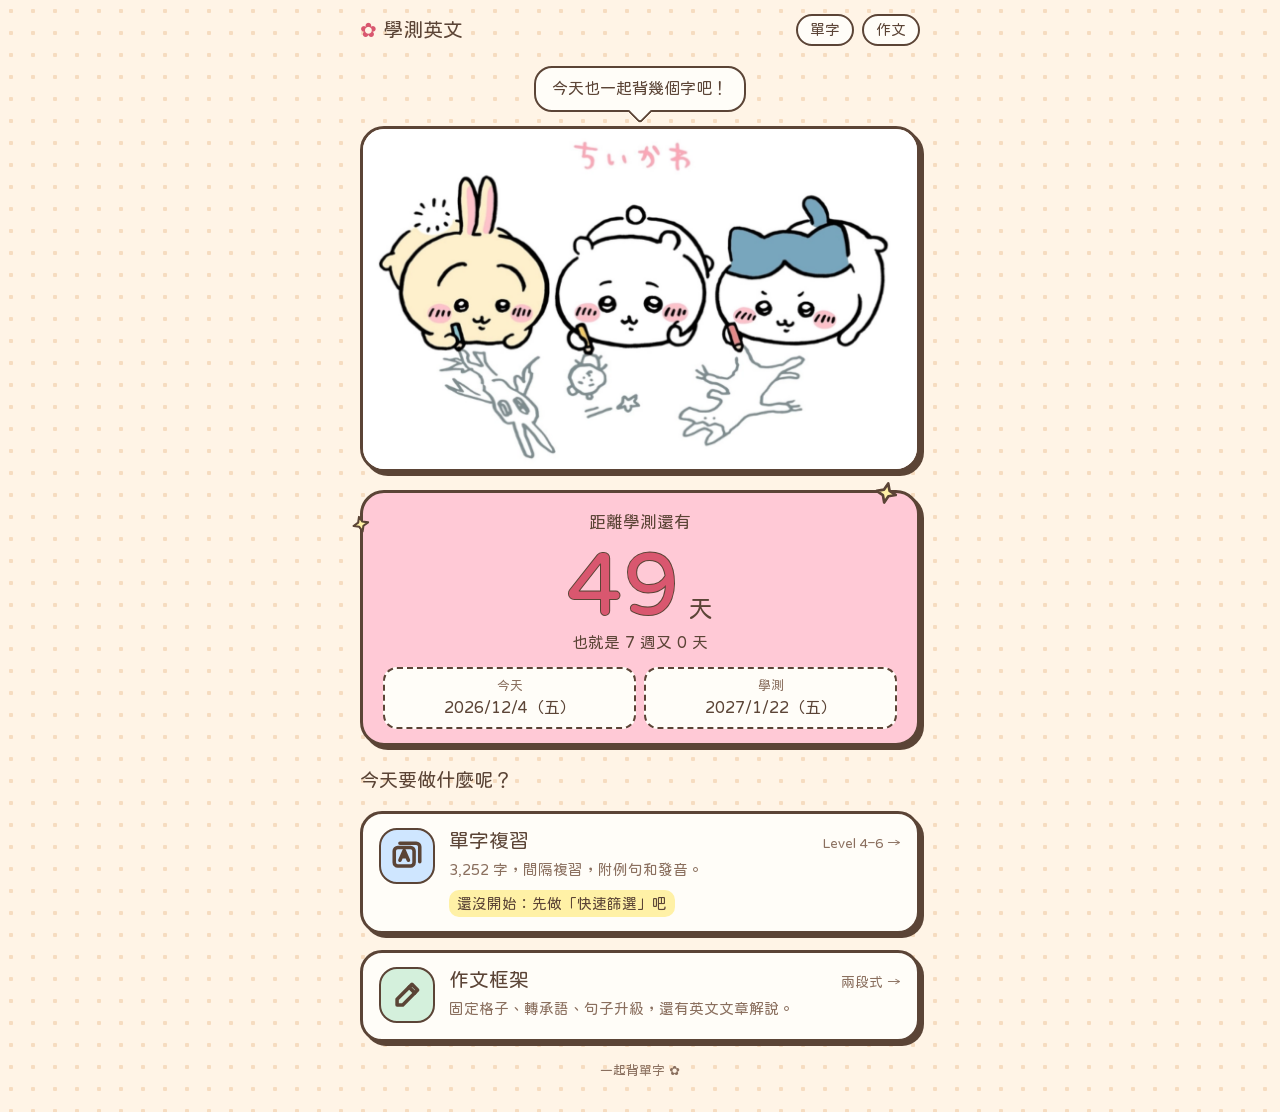
<file: index.html>
<!doctype html>
<html lang="zh-Hant">
<head>
<meta charset="utf-8">
<meta name="viewport" content="width=device-width, initial-scale=1, viewport-fit=cover">
<title>學測英文</title>
<meta name="description" content="學測英文一站式入口：學測倒數、Level 4–6 單字間隔複習、英文作文兩段框架。">
<meta name="theme-color" content="#fff4e6">
<link rel="preconnect" href="https://fonts.googleapis.com">
<link rel="preconnect" href="https://fonts.gstatic.com" crossorigin>
<link rel="stylesheet" href="https://fonts.googleapis.com/css2?family=Huninn&display=swap">
<style>
/* 繪本風：奶油底、深可可色手繪線、粉彩貼紙卡片＋原創小麻糬吉祥物 */
:root{
  --bg:#fff4e6; --dot:#f6dcc0; --card:#fffdf8; --ink:#5b4436; --soft:#8a6f5e; --line:#5b4436;
  --pink:#ffc9d6; --pink-ink:#d9576f; --blue:#cfe6ff; --blue-ink:#3f7cc4; --mint:#d4f0dc; --yellow:#fff1a6;
  --f:"Huninn","PingFang TC","Microsoft JhengHei",system-ui,sans-serif;
  color-scheme:light;
}
@media (prefers-color-scheme: dark){:root:not([data-theme="light"]){
  --bg:#2b211c; --dot:#3a2d26; --card:#382b24; --ink:#f6e7d8; --soft:#cdb4a2; --line:#f6e7d8;
  --pink:#6b3a47; --pink-ink:#ff9fb3; --blue:#2f4560; --blue-ink:#9cc8ff; --mint:#2e4a37; --yellow:#5a4f22; color-scheme:dark}}
:root[data-theme="dark"]{
  --bg:#2b211c; --dot:#3a2d26; --card:#382b24; --ink:#f6e7d8; --soft:#cdb4a2; --line:#f6e7d8;
  --pink:#6b3a47; --pink-ink:#ff9fb3; --blue:#2f4560; --blue-ink:#9cc8ff; --mint:#2e4a37; --yellow:#5a4f22; color-scheme:dark}

*{box-sizing:border-box}
html,body{margin:0}
body{background-color:var(--bg);background-image:radial-gradient(var(--dot) 2px,transparent 2.5px);background-size:22px 22px;
  color:var(--ink);font-family:var(--f);font-size:16px;line-height:1.6;min-height:100vh;
  padding:max(14px,env(safe-area-inset-top,0px)) max(16px,env(safe-area-inset-right,0px)) max(32px,env(safe-area-inset-bottom,0px)) max(16px,env(safe-area-inset-left,0px))}
p,h1,h2{margin:0}
h1,h2{font-weight:400;line-height:1.3;text-wrap:balance}
.wrap{max-width:560px;margin:0 auto;display:flex;flex-direction:column;gap:18px}

/* 頂列 */
.top{display:flex;align-items:center;justify-content:space-between;gap:10px}
.brand{font-size:1.25rem;color:var(--ink);text-decoration:none;display:flex;align-items:center;gap:6px}
.brand i{font-style:normal;color:var(--pink-ink)}
.top nav{display:flex;gap:8px}
.top nav a{color:var(--ink);text-decoration:none;border:2px solid var(--line);border-radius:999px;padding:2px 12px;background:var(--card);font-size:.92rem}

/* 吉祥物＋對話框 */
.hero{margin-top:2px}
.pic{display:block;width:100%;height:auto;background:#fff;border:3px solid var(--line);border-radius:24px;box-shadow:4px 4px 0 var(--line)}
.bubble{position:relative;width:fit-content;max-width:100%;margin:0 auto 14px;text-align:center;
  background:var(--card);border:2.5px solid var(--line);border-radius:18px;padding:8px 16px;font-size:1rem}
.bubble::before{content:"";position:absolute;left:50%;bottom:-10px;width:16px;height:16px;background:var(--card);
  border-left:2.5px solid var(--line);border-bottom:2.5px solid var(--line);transform:translateX(-50%) rotate(-45deg);border-radius:0 0 0 4px}

/* 倒數貼紙 */
.count{position:relative;background:var(--pink);border:3px solid var(--line);border-radius:24px;padding:16px 20px 14px;
  box-shadow:4px 4px 0 var(--line);text-align:center}
.count-k{font-size:1.05rem}
.count-n{display:flex;justify-content:center;align-items:baseline;gap:8px;line-height:1.05}
.count-n b{font-weight:400;font-size:clamp(4.2rem,22vw,5.6rem);color:var(--pink-ink);font-variant-numeric:tabular-nums;
  -webkit-text-stroke:2px var(--line);paint-order:stroke fill;letter-spacing:.02em}
.count-n span{font-size:1.5rem}
.count-sub{font-size:.98rem}
.dates{display:grid;grid-template-columns:1fr 1fr;gap:8px;margin:12px 0 0;padding:0}
.dates div{background:var(--card);border:2px dashed var(--line);border-radius:14px;padding:6px 8px}
.dates dt{font-size:.8rem;color:var(--soft)}
.dates dd{margin:0;font-size:clamp(.8rem,3.9vw,1rem);white-space:nowrap;font-variant-numeric:tabular-nums}
.spark{position:absolute;width:26px;height:26px;fill:var(--yellow);stroke:var(--line);stroke-width:2.5;stroke-linejoin:round}
.spark.a{top:-12px;right:18px;transform:rotate(12deg)}
.spark.b{top:22px;left:-12px;width:20px;height:20px;transform:rotate(-14deg)}

/* 選單卡片 */
.ask{font-size:1.2rem;display:flex;align-items:center;gap:8px;margin-top:4px}
.tiles{display:grid;gap:16px}
.tile{display:grid;grid-template-columns:56px 1fr;gap:4px 14px;align-items:start;text-decoration:none;color:var(--ink);
  background:var(--card);border:3px solid var(--line);border-radius:22px;padding:14px 16px;box-shadow:4px 4px 0 var(--line);
  transition:transform .12s, box-shadow .12s}
.tile:hover{transform:translate(-1px,-2px);box-shadow:5px 6px 0 var(--line)}
.tile:active{transform:translate(3px,3px);box-shadow:1px 1px 0 var(--line)}
.tile:focus-visible{outline:3px solid var(--blue-ink);outline-offset:3px}
.ico{grid-row:span 3;width:56px;height:56px;border:2.5px solid var(--line);border-radius:18px;display:grid;place-items:center}
.ico svg{width:34px;height:34px;fill:none;stroke:var(--line);stroke-width:2.5;stroke-linecap:round;stroke-linejoin:round}
.vocab .ico{background:var(--blue)}
.essay .ico{background:var(--mint)}
.tile h2{font-size:1.25rem;display:flex;justify-content:space-between;align-items:baseline;gap:8px}
.tile h2 span{font-size:.85rem;color:var(--soft)}
.tile p{font-size:.92rem;color:var(--soft)}
.tile .now{color:var(--ink);background:var(--yellow);border-radius:10px;padding:2px 8px;justify-self:start;margin-top:4px}
.tile .now b{font-weight:400;color:var(--pink-ink);font-variant-numeric:tabular-nums}
.tile .now b.n{color:var(--blue-ink)}
.foot{text-align:center;font-size:.8rem;color:var(--soft)}
</style>
</head>
<body>
<div class="wrap">
  <header class="top">
    <a class="brand" href="./"><i aria-hidden="true">✿</i>學測英文</a>
    <nav aria-label="主選單"><a href="vocab/">單字</a><a href="essay/">作文</a></nav>
  </header>

  <div class="hero">
    <p class="bubble" id="say">今天也一起加油吧！</p>
    <img class="pic" src="img/chiikawa.png" width="1120" height="688" alt="ちいかわ、小八、烏薩奇趴在地上一起畫畫">
  </div>

  <section class="count" aria-label="學測倒數">
    <svg class="spark a" viewBox="0 0 24 24" aria-hidden="true"><path d="M12 2l2.6 6.4L21 11l-6.4 2.6L12 20l-2.6-6.4L3 11l6.4-2.6z"/></svg>
    <svg class="spark b" viewBox="0 0 24 24" aria-hidden="true"><path d="M12 2l2.6 6.4L21 11l-6.4 2.6L12 20l-2.6-6.4L3 11l6.4-2.6z"/></svg>
    <p class="count-k">距離學測還有</p>
    <p class="count-n"><b id="cd-days">–</b><span id="cd-unit">天</span></p>
    <p class="count-sub" id="cd-sub"></p>
    <dl class="dates">
      <div><dt>今天</dt><dd id="today"></dd></div>
      <div><dt>學測</dt><dd>2027/1/22（五）</dd></div>
    </dl>
  </section>

  <h1 class="ask">今天要做什麼呢？</h1>

  <div class="tiles">
    <a class="tile vocab" href="vocab/">
      <span class="ico" aria-hidden="true"><svg viewBox="0 0 24 24"><rect x="3" y="6" width="14" height="13" rx="2.5"/><path d="M7 3h11.5A2.5 2.5 0 0 1 21 5.5V16"/><path d="M7 15l3-7 3 7M8.2 12.5h3.6"/></svg></span>
      <h2>單字複習 <span>Level 4–6 →</span></h2>
      <p>3,252 字，間隔複習，附例句和發音。</p>
      <p class="now" id="vocab-now">還沒開始：先做「快速篩選」吧</p>
    </a>
    <a class="tile essay" href="essay/">
      <span class="ico" aria-hidden="true"><svg viewBox="0 0 24 24"><path d="M15.5 4.5l4 4L9 19H5v-4z"/><path d="M13.5 6.5l4 4"/></svg></span>
      <h2>作文框架 <span>兩段式 →</span></h2>
      <p>固定格子、轉承語、句子升級，還有英文文章解說。</p>
    </a>
  </div>

  <p class="foot">一起背單字 ✿</p>
</div>

<script>
(function () {
  var d = new Date(), t = Math.floor((d.getTime() - d.getTimezoneOffset() * 60000) / 86400000);
  var td = new Date(t * 86400000);
  document.getElementById('today').textContent = td.getUTCFullYear() + '/' + (td.getUTCMonth() + 1) + '/' + td.getUTCDate() + '（' + '日一二三四五六'[td.getUTCDay()] + '）';

  // 學測倒數：2027-01-22（考兩天，到 1/23）
  var exam = Date.UTC(2027, 0, 22) / 86400000, daysLeft = exam - t;
  var cdK = document.querySelector('.count-k'), cdD = document.getElementById('cd-days'),
      cdU = document.getElementById('cd-unit'), cdS = document.getElementById('cd-sub'), say = document.getElementById('say');
  if (daysLeft > 0) {
    cdD.textContent = daysLeft;
    cdS.textContent = '也就是 ' + Math.floor(daysLeft / 7) + ' 週又 ' + (daysLeft % 7) + ' 天';
    say.textContent = daysLeft <= 7 ? '最後衝刺！早點睡也很重要喔' :
      daysLeft <= 30 ? '剩不到一個月了，每天都要複習喔！' : '今天也一起背幾個字吧！';
  } else if (daysLeft >= -1) {
    cdK.textContent = '學測'; cdD.textContent = '今天'; cdU.textContent = '';
    cdS.textContent = '把會的都寫上去！'; say.textContent = '加油加油！你可以的！';
  } else {
    cdK.textContent = '2027 學測'; cdD.textContent = '完成'; cdU.textContent = '';
    cdS.textContent = '辛苦了，好好休息一下'; say.textContent = '考完了！辛苦了～';
  }

  var s = null;
  try { s = JSON.parse(localStorage.getItem('gsat-vocab-v1')); } catch (e) {}
  if (!s || !s.cards || !Object.keys(s.cards).length) return;
  var due = 0;
  Object.keys(s.cards).forEach(function (k) { if (s.cards[k].due <= t) due++; });
  var per = (s.set && s.set.newPerDay) || 20;
  var done = s.daily && s.daily.day === t ? s.daily.newDone : 0;
  document.getElementById('vocab-now').innerHTML =
    '今天：到期 <b>' + due + '</b> 字・新字 <b class="n">' + Math.max(0, per - done) + '</b> 字';
})();
</script>
</body>
</html>
</file>
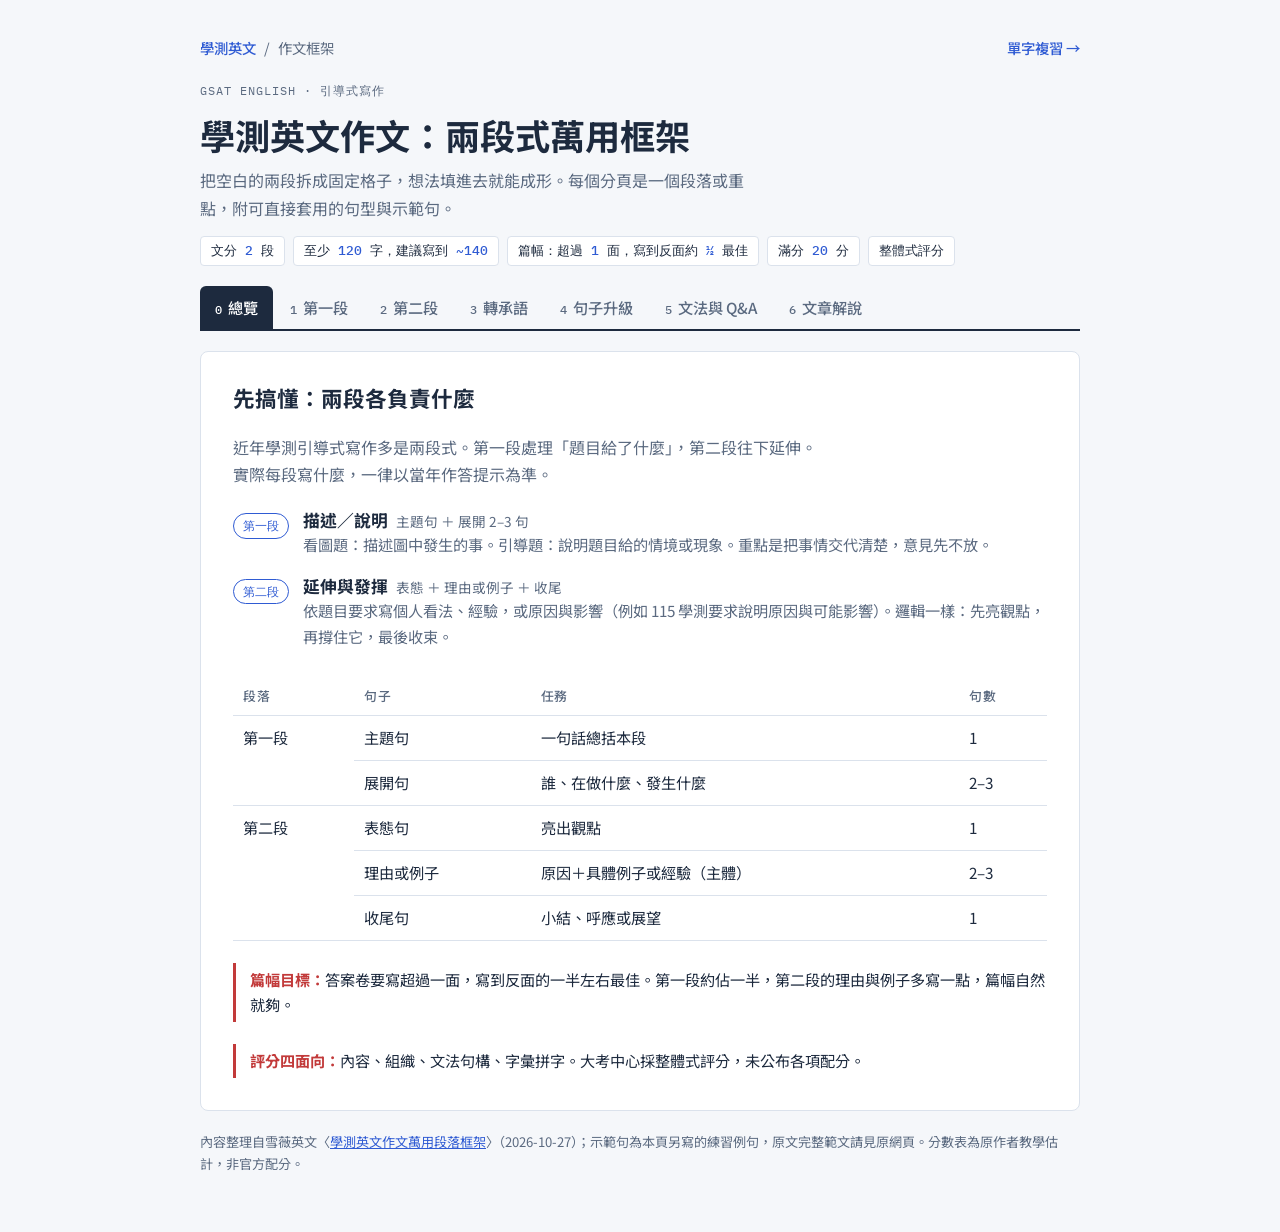
<file: essay/index.html>
<!doctype html>
<html lang="zh-Hant">
<head>
<meta charset="utf-8">
<meta name="viewport" content="width=device-width, initial-scale=1, viewport-fit=cover">
<title>學測英文作文兩段框架</title>
<link rel="preconnect" href="https://fonts.googleapis.com">
<link rel="preconnect" href="https://fonts.gstatic.com" crossorigin>
<link rel="stylesheet" href="https://fonts.googleapis.com/css2?family=Noto+Sans+TC:wght@400;500;700&family=Source+Serif+4:ital,opsz,wght@0,8..60,400;0,8..60,600;1,8..60,400&family=IBM+Plex+Mono:wght@500&display=swap">
<style>
/* Layout: 試卷答案卷——頂部題目資訊列，下方橫向分頁（像答案卷的格），每頁一欄框架＋例句卡 */
:root{
  --paper:#f5f7fa; --sheet:#ffffff; --ink:#1d2a3e; --muted:#5b6a80; --rule:#dbe2ec;
  --accent:#2f5bd3; --accent-soft:#e7eefc; --mark:#fff1a8; --pen:#c23a3a; --ok:#21875a;
  --f-display:"Source Serif 4", Georgia, "Noto Serif TC", serif;
  --f-body:"Noto Sans TC", "PingFang TC", "Microsoft JhengHei", system-ui, sans-serif;
  --f-mono:"IBM Plex Mono", ui-monospace, Consolas, monospace;
}
@media (prefers-color-scheme: dark){:root:not([data-theme="light"]){
  --paper:#11161f; --sheet:#182030; --ink:#e6ebf3; --muted:#9aa8bd; --rule:#2a3548;
  --accent:#86a6ff; --accent-soft:#1f2c4a; --mark:#5a4d12; --pen:#ff8a80; --ok:#5fd19c; color-scheme:dark}}
:root[data-theme="dark"]{
  --paper:#11161f; --sheet:#182030; --ink:#e6ebf3; --muted:#9aa8bd; --rule:#2a3548;
  --accent:#86a6ff; --accent-soft:#1f2c4a; --mark:#5a4d12; --pen:#ff8a80; --ok:#5fd19c; color-scheme:dark}

*{box-sizing:border-box}
body{background:var(--paper);color:var(--ink);font-family:var(--f-body);font-size:16px;line-height:1.7;
  padding-left:max(16px,env(safe-area-inset-left,0px));padding-right:max(16px,env(safe-area-inset-right,0px));padding-block:28px 48px}
.wrap{max-width:880px;margin:0 auto;display:flex;flex-direction:column;gap:20px}
h1,h2,h3{text-wrap:balance;margin:0;line-height:1.3}
h1{font-size:clamp(1.6rem,4vw,2.2rem);font-weight:700}
h2{font-size:1.35rem}
h3{font-size:1.05rem}
p{margin:0}
.eyebrow{font-family:var(--f-mono);font-size:.78rem;letter-spacing:.08em;color:var(--muted);text-transform:uppercase}
header{display:flex;flex-direction:column;gap:10px}
header .lede{color:var(--muted);max-width:62ch}
.facts{display:flex;flex-wrap:wrap;gap:8px;margin-top:4px}
.fact{font-family:var(--f-mono);font-size:.82rem;border:1px solid var(--rule);background:var(--sheet);border-radius:4px;padding:3px 10px;font-variant-numeric:tabular-nums}
.fact b{color:var(--accent);font-weight:500}

/* tabs */
.tabs{display:flex;gap:2px;overflow-x:auto;border-bottom:2px solid var(--ink);scrollbar-width:thin;position:sticky;top:env(safe-area-inset-top,0px);background:var(--paper);z-index:5}
body::before{content:"";position:fixed;inset:0 0 auto;height:env(safe-area-inset-top,0px);z-index:10;background:var(--paper)}
.tab{flex:0 0 auto;font:inherit;font-size:.95rem;font-weight:500;color:var(--muted);background:transparent;border:1px solid transparent;border-bottom:none;
  border-radius:6px 6px 0 0;padding:8px 14px;cursor:pointer;display:flex;gap:6px;align-items:baseline}
.tab .n{font-family:var(--f-mono);font-size:.75rem}
.tab:hover{color:var(--ink);background:var(--accent-soft)}
.tab[aria-selected="true"]{color:var(--sheet);background:var(--ink)}
.tab:focus-visible{outline:2px solid var(--accent);outline-offset:2px}

.panel{background:var(--sheet);border:1px solid var(--rule);border-radius:8px;padding:clamp(18px,4vw,32px);display:flex;flex-direction:column;gap:22px}
.panel > .intro{color:var(--muted);max-width:65ch}

/* framework steps */
.steps{display:grid;gap:14px}
.step{display:grid;grid-template-columns:auto 1fr;gap:4px 14px;align-items:start}
.step .tag{grid-row:span 2;font-family:var(--f-mono);font-size:.78rem;color:var(--accent);border:1.5px solid var(--accent);border-radius:999px;padding:1px 9px;white-space:nowrap;margin-top:3px}
.step h3{display:flex;flex-wrap:wrap;gap:8px;align-items:baseline}
.step h3 small{font-weight:400;color:var(--muted);font-size:.85rem}
.step > div{min-width:0}
.step p{color:var(--muted);font-size:.95rem}

.patterns{display:flex;flex-wrap:wrap;gap:8px;margin-top:8px}
.pat{font-family:var(--f-display);font-size:1rem;background:var(--mark);padding:1px 8px;border-radius:2px}
.pat i{font-family:var(--f-body);font-style:normal;font-size:.8rem;color:var(--muted);margin-left:6px}

/* example sentences */
.ex{border-top:1px dashed var(--rule);padding-top:18px;display:flex;flex-direction:column;gap:10px}
.ex-head{display:flex;justify-content:space-between;align-items:baseline;gap:10px;flex-wrap:wrap}
.toggle{font:inherit;font-size:.85rem;color:var(--accent);background:transparent;border:1px solid var(--accent);border-radius:999px;padding:2px 12px;cursor:pointer}
.toggle:focus-visible{outline:2px solid var(--accent);outline-offset:2px}
ol.sent{list-style:none;margin:0;padding:0;display:flex;flex-direction:column;gap:10px}
ol.sent li{display:grid;grid-template-columns:5.2em 1fr;gap:12px;align-items:baseline}
ol.sent .role{font-size:.78rem;color:var(--muted);text-align:right;letter-spacing:.04em}
ol.sent .en{font-family:var(--f-display);font-size:1.08rem;line-height:1.55}
ol.sent .zh{display:block;font-size:.88rem;color:var(--muted);margin-top:2px}
.hide-zh .zh, .hide-zh ol.sent .zh{display:none}
[hidden]{display:none!important}
.en mark{background:var(--mark);color:inherit;padding:0 2px}

/* table */
.tbl{overflow-x:auto}
table{border-collapse:collapse;width:100%;min-width:460px;font-size:.95rem}
th,td{border-bottom:1px solid var(--rule);padding:9px 10px;text-align:left;vertical-align:top}
th{font-size:.8rem;color:var(--muted);font-weight:500;letter-spacing:.05em}
td.en-c{font-family:var(--f-display);font-size:1.02rem}

.note{border-left:3px solid var(--pen);padding:4px 0 4px 14px;font-size:.95rem}
.note b{color:var(--pen)}

/* upgrades */
.up{display:grid;gap:12px}
.up-row{display:grid;grid-template-columns:1fr auto 1fr;gap:10px;align-items:center;border:1px solid var(--rule);border-radius:6px;padding:12px 14px}
.up-row > div{min-width:0}
.up-row .lbl{font-size:.72rem;letter-spacing:.06em;color:var(--muted);display:block}
.up-row .before{font-family:var(--f-display);color:var(--muted);text-decoration:line-through;text-decoration-color:var(--pen);text-decoration-thickness:1.5px}
.up-row .after{font-family:var(--f-display)}
.up-row .arrow{color:var(--pen);font-family:var(--f-mono)}
.up-row .why{grid-column:1/-1;font-size:.85rem;color:var(--ok)}

.signals{display:flex;flex-wrap:wrap;gap:8px}
.sig{border:1px solid var(--rule);border-radius:4px;padding:4px 10px;font-size:.88rem}
.sig code{font-family:var(--f-display);font-size:1rem;color:var(--accent)}

.wrong{font-family:var(--f-display);font-size:1.05rem;color:var(--pen);text-decoration:underline wavy var(--pen);text-underline-offset:4px}
.qa{display:flex;flex-direction:column;gap:14px}
.qa details{border:1px solid var(--rule);border-radius:6px;padding:10px 14px}
.qa summary{cursor:pointer;font-weight:500}
.qa details p{margin-top:8px;color:var(--muted)}
.check{display:grid;gap:6px;padding:0;margin:0;list-style:none}
.check li::before{content:"□ ";color:var(--accent);font-family:var(--f-mono)}

footer{font-size:.82rem;color:var(--muted)}
footer a{color:var(--accent)}

@media (max-width:560px){
  ol.sent li{grid-template-columns:1fr;gap:2px}
  ol.sent .role{text-align:left}
  .up-row{grid-template-columns:1fr}
  .up-row .arrow{transform:rotate(90deg);justify-self:start}
}
@media (prefers-reduced-motion:no-preference){.panel{animation:in .18s ease-out}@keyframes in{from{transform:translateY(4px)}to{transform:none}}}
/* 6 文章解說：每篇文章一張可收合的卡片，新文章往上加 */
.arts{display:flex;flex-direction:column;gap:14px}
.art{border:1px solid var(--rule);border-radius:8px;background:var(--paper)}
.art > summary{list-style:none;cursor:pointer;padding:14px 16px;display:grid;gap:4px}
.art > summary::-webkit-details-marker{display:none}
.art > summary:focus-visible{outline:2px solid var(--accent);outline-offset:2px}
.art-meta{display:flex;flex-wrap:wrap;gap:6px;align-items:center;font-size:.8rem;color:var(--muted)}
.art-meta .kind{color:var(--accent);border:1px solid var(--accent);border-radius:999px;padding:0 8px}
.art-title{font-size:1.1rem;font-weight:700;display:flex;justify-content:space-between;gap:10px}
.art-title::after{content:"展開 ▾";font-size:.8rem;font-weight:400;color:var(--accent);white-space:nowrap}
.art[open] .art-title::after{content:"收合 ▴"}
.art-body{border-top:1px solid var(--rule);padding:18px 16px 20px;display:flex;flex-direction:column;gap:20px;background:var(--sheet);border-radius:0 0 8px 8px}
.art-body > section{display:flex;flex-direction:column;gap:10px}
.lv-tag{font-family:var(--f-mono);font-size:.75rem;color:var(--accent);border:1px solid var(--rule);border-radius:4px;padding:0 6px;white-space:nowrap}
.src{font-size:.82rem;color:var(--muted)}
.src a{color:var(--accent)}
.pats{display:grid;gap:10px}
.pats > div{border:1px solid var(--rule);border-radius:6px;padding:10px 12px;display:grid;gap:4px}
.pats .p{font-family:var(--f-display);font-size:1.05rem}
.pats .p b{background:var(--mark);font-weight:600;padding:0 3px}
.pats .use{font-family:var(--f-display);color:var(--ink)}
.pats .use::before{content:"作文用 ";font-family:var(--f-body);font-size:.75rem;color:var(--ok);letter-spacing:.04em}
.pats .tip{font-size:.85rem;color:var(--muted)}
.site{display:flex;gap:8px;align-items:center;font-size:.9rem;color:var(--muted)}
.site a{color:var(--accent);text-decoration:none;font-weight:500}
.site .go{margin-left:auto}
</style>
</head>
<body>

<div class="wrap">
<nav class="site" aria-label="網站"><a href="../">學測英文</a><span aria-hidden="true">/</span><span>作文框架</span><a class="go" href="../vocab/">單字複習 →</a></nav>
<header>
  <span class="eyebrow">GSAT English · 引導式寫作</span>
  <h1>學測英文作文：兩段式萬用框架</h1>
  <p class="lede">把空白的兩段拆成固定格子，想法填進去就能成形。每個分頁是一個段落或重點，附可直接套用的句型與示範句。</p>
  <div class="facts">
    <span class="fact">文分 <b>2</b> 段</span>
    <span class="fact">至少 <b>120</b> 字，建議寫到 <b>~140</b></span>
    <span class="fact">篇幅：超過 <b>1</b> 面，寫到反面約 <b>½</b> 最佳</span>
    <span class="fact">滿分 <b>20</b> 分</span>
    <span class="fact">整體式評分</span>
  </div>
</header>

<nav class="tabs" role="tablist" aria-label="作文框架分頁">
  <button class="tab" role="tab" id="t-overview" aria-controls="overview" data-id="overview"><span class="n">0</span>總覽</button>
  <button class="tab" role="tab" id="t-para1" aria-controls="para1" data-id="para1"><span class="n">1</span>第一段</button>
  <button class="tab" role="tab" id="t-para2" aria-controls="para2" data-id="para2"><span class="n">2</span>第二段</button>
  <button class="tab" role="tab" id="t-linkers" aria-controls="linkers" data-id="linkers"><span class="n">3</span>轉承語</button>
  <button class="tab" role="tab" id="t-upgrade" aria-controls="upgrade" data-id="upgrade"><span class="n">4</span>句子升級</button>
  <button class="tab" role="tab" id="t-grammar" aria-controls="grammar" data-id="grammar"><span class="n">5</span>文法與 Q&amp;A</button>
  <button class="tab" role="tab" id="t-reading" aria-controls="reading" data-id="reading"><span class="n">6</span>文章解說</button>
</nav>

<!-- 0 overview -->
<section class="panel" role="tabpanel" id="overview" aria-labelledby="t-overview">
  <h2>先搞懂：兩段各負責什麼</h2>
  <p class="intro">近年學測引導式寫作多是兩段式。第一段處理「題目給了什麼」，第二段往下延伸。實際每段寫什麼，一律以當年作答提示為準。</p>
  <div class="steps">
    <div class="step"><span class="tag">第一段</span><div><h3>描述／說明 <small>主題句 ＋ 展開 2–3 句</small></h3>
      <p>看圖題：描述圖中發生的事。引導題：說明題目給的情境或現象。重點是把事情交代清楚，意見先不放。</p></div></div>
    <div class="step"><span class="tag">第二段</span><div><h3>延伸與發揮 <small>表態 ＋ 理由或例子 ＋ 收尾</small></h3>
      <p>依題目要求寫個人看法、經驗，或原因與影響（例如 115 學測要求說明原因與可能影響）。邏輯一樣：先亮觀點，再撐住它，最後收束。</p></div></div>
  </div>
  <div class="tbl"><table>
    <thead><tr><th>段落</th><th>句子</th><th>任務</th><th>句數</th></tr></thead>
    <tbody>
      <tr><td rowspan="2">第一段</td><td>主題句</td><td>一句話總括本段</td><td>1</td></tr>
      <tr><td>展開句</td><td>誰、在做什麼、發生什麼</td><td>2–3</td></tr>
      <tr><td rowspan="3">第二段</td><td>表態句</td><td>亮出觀點</td><td>1</td></tr>
      <tr><td>理由或例子</td><td>原因＋具體例子或經驗（主體）</td><td>2–3</td></tr>
      <tr><td>收尾句</td><td>小結、呼應或展望</td><td>1</td></tr>
    </tbody>
  </table></div>
  <p class="note"><b>篇幅目標：</b>答案卷要寫超過一面，寫到反面的一半左右最佳。第一段約佔一半，第二段的理由與例子多寫一點，篇幅自然就夠。</p>
  <p class="note"><b>評分四面向：</b>內容、組織、文法句構、字彙拼字。大考中心採整體式評分，未公布各項配分。</p>
</section>

<!-- 1 para1 -->
<section class="panel" role="tabpanel" id="para1" aria-labelledby="t-para1" hidden>
  <h2>第一段：主題句 → 展開 2–3 句</h2>
  <p class="intro">看圖描述題，第一段先把「看到什麼」交代乾淨，意見留到第二段。</p>
  <div class="steps">
    <div class="step"><span class="tag">① 1 句</span><div><h3>主題句</h3><p>用一句話總括整段要講的畫面或現象。</p>
      <div class="patterns"><span class="pat">The picture shows…<i>這張圖呈現了</i></span><span class="pat">In the picture, we can see…<i>圖中可以看到</i></span><span class="pat">Nowadays, more and more people…<i>現在越來越多人</i></span></div></div></div>
    <div class="step"><span class="tag">② 2–3 句</span><div><h3>展開句</h3><p>補上是誰、在做什麼、發生了什麼；由全景到局部，最後可補一句氣氛。</p>
      <div class="patterns"><span class="pat">First, …<i>首先</i></span><span class="pat">In addition, … / Moreover, …<i>此外</i></span><span class="pat">At the same time, …<i>與此同時</i></span></div></div></div>
  </div>
  <div class="ex" data-ex>
    <div class="ex-head"><h3>示範句：放學後的籃球場（看圖題）</h3><button class="toggle" type="button" id="z1">隱藏中文</button></div>
    <ol class="sent">
      <li><span class="role">主題句</span><span class="en"><mark>The picture shows</mark> a group of teenagers playing basketball on a school court after class.<span class="zh">這張圖呈現了一群青少年放學後在學校球場打籃球。</span></span></li>
      <li><span class="role">展開 1</span><span class="en"><mark>First,</mark> two boys are jumping for the ball, while their teammates are shouting and waving their hands.<span class="zh">首先，兩個男孩正跳起搶球，隊友則在一旁喊叫、揮手。</span></span></li>
      <li><span class="role">展開 2</span><span class="en"><mark>In addition,</mark> a girl is sitting on the bench, keeping score in a small notebook.<span class="zh">此外，有個女孩坐在長椅上，用小筆記本記分。</span></span></li>
      <li><span class="role">展開 3</span><span class="en">Although the sun is setting, everyone looks excited and full of energy.<span class="zh">雖然太陽快下山了，每個人看起來都興奮又充滿活力。</span></span></li>
    </ol>
  </div>
</section>

<!-- 2 para2 -->
<section class="panel" role="tabpanel" id="para2" aria-labelledby="t-para2" hidden>
  <h2>第二段：表態 → 理由或例子 → 收尾</h2>
  <p class="intro">以「個人看法題」為例；「原因與影響題」也是同樣的推進邏輯。理由建議 1 個主要理由＋1 個例子或經驗，寫深寫具體，勝過列一堆理由。</p>
  <div class="steps">
    <div class="step"><span class="tag">① 1 句</span><div><h3>表態句</h3><p>直接亮出你的觀點。</p>
      <div class="patterns"><span class="pat">In my opinion, …<i>在我看來</i></span><span class="pat">I think / I believe that…<i>我認為</i></span><span class="pat">As far as I am concerned, …<i>就我而言</i></span></div></div></div>
    <div class="step"><span class="tag">② 2–3 句</span><div><h3>理由或例子（主體）</h3><p>給理由，再用具體例子或自身經驗撐住；可用 However 補上另一面向或限制。</p>
      <div class="patterns"><span class="pat">This is because…<i>這是因為</i></span><span class="pat">For example, … / For instance, …<i>舉例來說</i></span><span class="pat">However, …<i>然而</i></span></div></div></div>
    <div class="step"><span class="tag">③ 1 句</span><div><h3>收尾句</h3><p>小結、呼應第一句，或展望。</p>
      <div class="patterns"><span class="pat">Therefore, …<i>因此</i></span><span class="pat">As a result, …<i>結果是</i></span><span class="pat">That is why I believe…<i>這就是我認為…的原因</i></span></div></div></div>
  </div>
  <div class="ex" data-ex>
    <div class="ex-head"><h3>示範句：放學後運動好不好？</h3><button class="toggle" type="button" id="z2">隱藏中文</button></div>
    <ol class="sent">
      <li><span class="role">表態</span><span class="en"><mark>In my opinion,</mark> playing sports after school is good for students.<span class="zh">在我看來，放學後運動對學生有好處。</span></span></li>
      <li><span class="role">理由</span><span class="en"><mark>This is because</mark> exercise helps us relax after a long day of tests and lectures.<span class="zh">這是因為運動能讓我們在一整天的考試和上課後放鬆。</span></span></li>
      <li><span class="role">例子</span><span class="en"><mark>For example,</mark> when I feel stressed before an exam, a short game with my friends clears my mind.<span class="zh">舉例來說，考前壓力大時，和朋友打一場短短的球就能讓腦袋清醒。</span></span></li>
      <li><span class="role">限制</span><span class="en"><mark>However,</mark> we should not play so long that we have no time to review.<span class="zh">然而，我們不該玩到沒時間複習。</span></span></li>
      <li><span class="role">收尾</span><span class="en"><mark>Therefore,</mark> I believe sports and study can go together, as long as we manage our time well.<span class="zh">因此，我認為只要善於安排時間，運動和讀書可以兼顧。</span></span></li>
    </ol>
  </div>
</section>

<!-- 3 linkers -->
<section class="panel" role="tabpanel" id="linkers" aria-labelledby="t-linkers" hidden>
  <h2>常用轉承語</h2>
  <p class="intro">轉承語負責標示邏輯走向。要轉折才用 However，要總結才用 Therefore。</p>
  <div class="tbl"><table>
    <thead><tr><th>功能</th><th>英文</th><th>中文</th></tr></thead>
    <tbody>
      <tr><td>起頭／列第一點</td><td class="en-c">First / To begin with</td><td>首先</td></tr>
      <tr><td>補充</td><td class="en-c">Moreover / In addition / Besides</td><td>此外</td></tr>
      <tr><td>轉折</td><td class="en-c">However / On the other hand</td><td>然而／另一方面</td></tr>
      <tr><td>舉例</td><td class="en-c">For example / For instance</td><td>舉例來說</td></tr>
      <tr><td>表態</td><td class="en-c">In my opinion / I believe</td><td>在我看來／我認為</td></tr>
      <tr><td>因果</td><td class="en-c">Therefore / As a result</td><td>因此／結果是</td></tr>
    </tbody>
  </table></div>
  <p class="note"><b>兩個常見誤解：</b>① 這些多是轉承副詞，不是連接詞，不能拿來黏合兩個完整句子（要用句號或分號隔開）。② 轉承語不會自動加分，整篇堆滿 Moreover、In addition，不如少用、用準。</p>
  <div class="ex" data-ex>
    <div class="ex-head"><h3>正確 vs. 錯誤用法</h3><button class="toggle" type="button" id="z3">隱藏中文</button></div>
    <ol class="sent">
      <li><span class="role" style="color:var(--pen)">✗ 錯誤</span><span class="en">I was tired, however I kept studying.<span class="zh">however 不是連接詞，逗號接不起兩個句子。</span></span></li>
      <li><span class="role" style="color:var(--ok)">✓ 正確</span><span class="en">I was tired<mark>; however,</mark> I kept studying.<span class="zh">用分號（或句號）分開，再接 however。</span></span></li>
      <li><span class="role" style="color:var(--ok)">✓ 正確</span><span class="en">I was tired, <mark>but</mark> I kept studying.<span class="zh">要用逗號連接，就換成真正的連接詞 but。</span></span></li>
    </ol>
  </div>
</section>

<!-- 4 upgrade -->
<section class="panel" role="tabpanel" id="upgrade" aria-labelledby="t-upgrade" hidden>
  <h2>句子升級：具體化＋句型變化</h2>
  <p class="intro">原文範例約 118 字，句子正確但偏保守；升級到約 165 字後，作者教學估計從約 17/20 提升到約 19/20。關鍵不是堆難字，而是把句子寫得更具體、句型更有變化。</p>
  <div class="tbl"><table>
    <thead><tr><th>面向（教學估計）</th><th>原版</th><th>升級版</th><th>差在哪</th></tr></thead>
    <tbody>
      <tr><td>內容</td><td>4/5</td><td>5/5</td><td>加入人物位置、動作、氣氛；第二段寫出優點、例子與限制</td></tr>
      <tr><td>組織</td><td>5/5</td><td>5/5</td><td>全景 → 局部 → 氣氛；表態 → 解釋 → 例子 → 限制 → 結論</td></tr>
      <tr><td>文法句構</td><td>4/5</td><td>5/5</td><td>加入分詞片語、讓步句、條件句、分號</td></tr>
      <tr><td>字彙拼字</td><td>4/5</td><td>4/5</td><td>用詞更精確，而非更難</td></tr>
    </tbody>
  </table></div>
  <h3>升級示範（以籃球場題目為例）</h3>
  <div class="up">
    <div class="up-row"><div><span class="lbl">原版</span><span class="before">Some students are playing basketball.</span></div><span class="arrow">→</span><div><span class="lbl">升級</span><span class="after">Two boys leap for a rebound, while their teammates spread out to defend.</span></div><span class="why">具體動作＋while 同時呈現兩組人</span></div>
    <div class="up-row"><div><span class="lbl">原版</span><span class="before">They are very happy.</span></div><span class="arrow">→</span><div><span class="lbl">升級</span><span class="after">Although they are sweating, their laughter fills the whole court.</span></div><span class="why">Although 讓步句，用畫面取代形容詞</span></div>
    <div class="up-row"><div><span class="lbl">原版</span><span class="before">Sports are good for us.</span></div><span class="arrow">→</span><div><span class="lbl">升級</span><span class="after">Sports give us a chance to recharge both our bodies and our minds.</span></div><span class="why">把「好」說清楚好在哪裡</span></div>
    <div class="up-row"><div><span class="lbl">原版</span><span class="before">But we can't play too much.</span></div><span class="arrow">→</span><div><span class="lbl">升級</span><span class="after">That said, exercise helps only when it does not replace review time.</span></div><span class="why">That said 補充限制，比 But 正式</span></div>
    <div class="up-row"><div><span class="lbl">原版</span><span class="before">Or we will get bad grades.</span></div><span class="arrow">→</span><div><span class="lbl">升級</span><span class="after">Otherwise, our grades may slowly slip.</span></div><span class="why">otherwise 交代不符條件的後果</span></div>
  </div>
  <h3>升級版常見的結構訊號</h3>
  <div class="signals">
    <span class="sig"><code>while</code> 同時呈現兩組動作</span>
    <span class="sig"><code>Although…</code> 讓步</span>
    <span class="sig"><code>For instance,</code> 舉例</span>
    <span class="sig"><code>That said,</code> 補充限制</span>
    <span class="sig"><code>otherwise,</code> 不符條件的後果</span>
    <span class="sig"><code>as long as…</code> 成立條件</span>
    <span class="sig"><code>Therefore,</code> 收束</span>
  </div>
</section>

<!-- 5 grammar -->
<section class="panel" role="tabpanel" id="grammar" aria-labelledby="t-grammar" hidden>
  <h2>文法是地基：框架＋寫對，缺一不可</h2>
  <p class="intro">框架解決「要寫什麼」，分數還取決於句子有沒有寫對。下面這句框架再好也救不回來：</p>
  <p class="wrong">He go to library I very like study with friends</p>
  <div class="ex" data-ex>
    <div class="ex-head"><h3>三大常見失分，逐一修正</h3><button class="toggle" type="button" id="z5">隱藏中文</button></div>
    <ol class="sent">
      <li><span class="role">主謂一致</span><span class="en">He <mark>goes</mark> to <mark>the</mark> library.<span class="zh">第三人稱單數現在式動詞要加 s；library 前要有冠詞。</span></span></li>
      <li><span class="role">句子結構</span><span class="en">He goes to the library<mark>.</mark> I really like studying with friends.<span class="zh">兩個完整句子不能直接黏在一起；very 不修飾動詞 like。</span></span></li>
      <li><span class="role">時態</span><span class="en">Yesterday, he <mark>went</mark> to the library after school.<span class="zh">有過去時間點就用過去式。</span></span></li>
    </ol>
  </div>
  <h3>交卷前自我檢查</h3>
  <ul class="check">
    <li>兩段分開，各段任務符合當年作答提示</li>
    <li>字數至少 120，最好寫到 140 左右</li>
    <li>篇幅寫超過一面，最好寫到反面的一半左右</li>
    <li>每個動詞的時態、第三人稱 s 都對</li>
    <li>沒有用逗號硬接兩個完整句子</li>
    <li>轉承語用在真正需要轉折、舉例、總結的地方</li>
  </ul>
  <h3>常見問題</h3>
  <div class="qa">
    <details><summary>第一段一定要先描述嗎？</summary><p>看圖描述題照「第一段描述、第二段延伸」最穩，但仍以當年題目指示為準。</p></details>
    <details><summary>第二段理由寫 2 個還是 3 個？</summary><p>建議 1 個主要理由＋1 個例子或經驗，寫深寫具體。</p></details>
    <details><summary>轉承語是不是用越多越高級？</summary><p>不是。用得準比用得多重要。</p></details>
    <details><summary>想到中文卻翻不出正確英文怎麼辦？</summary><p>表示要回頭補文法與句構，多讀、多拆解正確的英文句子。</p></details>
  </div>
</section>

<!-- 6 reading：英文文章解說（新文章加在 .arts 最上面） -->
<section class="panel" role="tabpanel" id="reading" aria-labelledby="t-reading" hidden>
  <h2>英文文章解說</h2>
  <p class="intro">收集真實世界的英文文章，逐段中英對照，挑出學測 4–6 級單字和可以直接搬進作文的句型。點標題展開。</p>

  <div class="arts">

    <details class="art" open>
      <summary>
        <span class="art-meta"><span class="kind">道歉信</span><span>2026-11-08</span><span>NVIDIA 執行長 黃仁勳</span></span>
        <span class="art-title">A Message to Our Company：黃仁勳致員工信</span>
      </summary>
      <div class="art-body">

        <section>
          <h3>文章結構：一封負責任的道歉信怎麼寫</h3>
          <div class="steps">
            <div class="step"><span class="tag">¶1</span><div><h3>直接認錯 <small>不繞圈子</small></h3><p>第一句就說「我欠大家一個道歉」，接著用最短的句子說清楚做了什麼、傷害了誰。</p></div></div>
            <div class="step"><span class="tag">¶2</span><div><h3>承擔責任 <small>不找藉口</small></h3><p>先說家人給了什麼，再用 Instead 轉折說自己辜負了他們，最後 take full responsibility。</p></div></div>
            <div class="step"><span class="tag">¶3–4</span><div><h3>分對象說話 <small>家人 → 同仁與股東</small></h3><p>用「To ___:」開頭，對不同讀者分別道歉，並說出之後要怎麼做（earn back）。</p></div></div>
            <div class="step"><span class="tag">¶5</span><div><h3>回應外界疑慮 <small>事實＋態度</small></h3><p>先陳述事實（董事會已啟動調查），再表態支持、配合。</p></div></div>
            <div class="step"><span class="tag">¶6</span><div><h3>收尾請求 <small>短句收束</small></h3><p>「I do.」兩個字把責任全攬在自己身上，最後提出一個具體請求。</p></div></div>
          </div>
        </section>

        <section class="ex" data-ex>
          <div class="ex-head"><h3>原文逐段對照</h3><button class="toggle" type="button" id="z6">隱藏中文</button></div>
          <ol class="sent">
            <li><span class="role">開頭</span><span class="en">To my colleagues at NVIDIA,<span class="zh">給我在 NVIDIA 的同仁們：</span></span></li>
            <li><span class="role">¶1 認錯</span><span class="en"><mark>I owe</mark> my family and all of you <mark>an apology</mark>. I was unfaithful to my wife. My actions hurt her and our children. <mark>There is no excuse for</mark> what I did. I am deeply sorry.<span class="zh">我欠我的家人以及你們所有人一個道歉。我對妻子不忠。我的行為傷害了她和我們的孩子，對此我沒有任何藉口，並表達最深切的歉意。</span></span></li>
            <li><span class="role">¶2 負責</span><span class="en">Throughout my life, my family has given me love and support. They <mark>deserve</mark> my honesty and loyalty. <mark>Instead</mark>, I <mark>let them down</mark> and damaged the life we built together. I <mark>take full responsibility for</mark> what I did and the hurt I caused, and I accept the criticism that comes with it.<span class="zh">一直以來，我的家人都給予我愛與支持，他們值得我的誠實與忠誠。然而，我卻讓他們失望，也破壞了我們共同建立的生活。我對自己的所作所為及造成的傷害承擔全部責任，並接受隨之而來的批評。</span></span></li>
            <li><span class="role">¶3 對家人</span><span class="en">To my wife and family: I love you. I know an apology <mark>cannot undo</mark> what I have done. I hope our family will heal and that, <mark>over time</mark>, I can <mark>earn back</mark> your trust.<span class="zh">給我的妻子與家人：我愛你們。我知道一句道歉無法抹去我所做過的事，但我希望我們的家庭能夠療癒傷痛，也希望隨著時間推移，我能重新贏回你們的信任。</span></span></li>
            <li><span class="role">¶4 對同仁</span><span class="en">To my colleagues at NVIDIA, including those I have worked alongside for decades, and to our board, partners, and shareholders around the world: you <mark>deserve better from me</mark>. Leading NVIDIA is <mark>the privilege of my life</mark>. My responsibility is to serve you and <mark>be worthy of</mark> your trust. I have <mark>fallen short of</mark> that responsibility. I am fully committed to NVIDIA and will work to earn back your confidence.<span class="zh">給我在 NVIDIA 的同仁，包括數十年來與我並肩作戰的夥伴以及我們的董事會、合作夥伴與全球股東：你們值得我更好的對待。領導 NVIDIA 是我這輩子最大的榮幸，我的責任是為大家服務，並配得上你們的信任，但我辜負了這項責任。我對 NVIDIA 擁有絕對的承諾，並會盡全力重新贏得你們的信心。</span></span></li>
            <li><span class="role">¶5 調查</span><span class="en"><mark>Regarding</mark> the national security concerns raised in news reports, NVIDIA's Board of Directors has initiated an independent investigation. I support the investigation and will <mark>cooperate</mark> fully. I love our country and our company. I am <mark>committed to protecting</mark> NVIDIA and supporting America's national security. I am proud and grateful to be an American.<span class="zh">關於新聞報導中所提及的國家安全疑慮，NVIDIA 董事會已啟動獨立調查。我全力支持這項調查並將完全配合。我熱愛我們的國家與公司，並致力於保護 NVIDIA 及維護美國的國家安全。能身為美國人，我感到無比自豪與感激。</span></span></li>
            <li><span class="role">¶6 收尾</span><span class="en">My family <mark>bears no responsibility for</mark> my choices. <mark>I do.</mark> Please give them privacy.<span class="zh">我的家人無需為我的選擇承擔任何責任，所有責任由我一人承擔。請給予他們隱私與空間。</span></span></li>
          </ol>
        </section>

        <section>
          <h3>學測 4–6 級單字</h3>
          <div class="tbl"><table>
            <thead><tr><th>單字</th><th>級別</th><th>意思</th><th>文中用法</th></tr></thead>
            <tbody>
              <tr><td class="en-c">apology</td><td><span class="lv-tag">L4</span></td><td>n. 道歉</td><td class="en-c">owe sb an apology</td></tr>
              <tr><td class="en-c">faithful → unfaithful</td><td><span class="lv-tag">L4</span></td><td>adj. 忠實的 → 不忠的</td><td class="en-c">be unfaithful to sb</td></tr>
              <tr><td class="en-c">loyalty</td><td><span class="lv-tag">L4</span></td><td>n. 忠誠</td><td class="en-c">honesty and loyalty</td></tr>
              <tr><td class="en-c">deserve</td><td><span class="lv-tag">L4</span></td><td>v. 應得、值得</td><td class="en-c">deserve better from me</td></tr>
              <tr><td class="en-c">criticism</td><td><span class="lv-tag">L4</span></td><td>n. 批評</td><td class="en-c">accept the criticism</td></tr>
              <tr><td class="en-c">privilege</td><td><span class="lv-tag">L4</span></td><td>n. 榮幸、特權</td><td class="en-c">the privilege of my life</td></tr>
              <tr><td class="en-c">confidence</td><td><span class="lv-tag">L4</span></td><td>n. 信心、信任</td><td class="en-c">earn back your confidence</td></tr>
              <tr><td class="en-c">regarding</td><td><span class="lv-tag">L4</span></td><td>prep. 關於</td><td class="en-c">Regarding the concerns…</td></tr>
              <tr><td class="en-c">investigation</td><td><span class="lv-tag">L4</span></td><td>n. 調查</td><td class="en-c">an independent investigation</td></tr>
              <tr><td class="en-c">cooperate</td><td><span class="lv-tag">L4</span></td><td>v. 合作、配合</td><td class="en-c">cooperate fully</td></tr>
              <tr><td class="en-c">privacy</td><td><span class="lv-tag">L4</span></td><td>n. 隱私</td><td class="en-c">give them privacy</td></tr>
              <tr><td class="en-c">commit → committed</td><td><span class="lv-tag">L4</span></td><td>v. 承諾、投入</td><td class="en-c">be committed to + N / V-ing</td></tr>
              <tr><td class="en-c">colleague</td><td><span class="lv-tag">L5</span></td><td>n. 同事</td><td class="en-c">my colleagues at NVIDIA</td></tr>
              <tr><td class="en-c">worthy</td><td><span class="lv-tag">L5</span></td><td>adj. 值得的、配得上</td><td class="en-c">be worthy of your trust</td></tr>
              <tr><td class="en-c">initiate</td><td><span class="lv-tag">L5</span></td><td>v. 開始、發起</td><td class="en-c">initiate an investigation</td></tr>
              <tr><td class="en-c">undo</td><td><span class="lv-tag">L6</span></td><td>v. 取消、復原</td><td class="en-c">cannot undo what I have done</td></tr>
              <tr><td class="en-c">alongside</td><td><span class="lv-tag">L6</span></td><td>prep. 在旁邊、一起</td><td class="en-c">worked alongside for decades</td></tr>
            </tbody>
          </table></div>
        </section>

        <section>
          <h3>可以搬進作文的句型</h3>
          <div class="pats">
            <div><span class="p"><b>There is no excuse for</b> + N / V-ing</span><span class="use">There is no excuse for cheating on an exam.</span><span class="tip">表達「這件事不能找理由」，比 It is wrong to… 有力。</span></div>
            <div><span class="p">I <b>take full responsibility for</b> + N</span><span class="use">As the team leader, I take full responsibility for our poor result.</span><span class="tip">反省、檢討類題目的核心句。</span></div>
            <div><span class="p">sb <b>deserve(s)</b> + N；<b>Instead</b>, …</span><span class="use">My parents deserve my gratitude. Instead, I often complained about them.</span><span class="tip">先說「應該怎樣」，再用 Instead 轉到「實際上卻…」，形成對比。</span></div>
            <div><span class="p"><b>let</b> sb <b>down</b></span><span class="use">I did not want to let my teammates down, so I practiced every morning.</span><span class="tip">比 make sb disappointed 自然。</span></div>
            <div><span class="p">… <b>cannot undo</b> + N</span><span class="use">A single apology cannot undo the harm that online bullying causes.</span><span class="tip">「…無法挽回」，適合寫後果、反思。</span></div>
            <div><span class="p"><b>over time</b>, <b>earn back</b> sb's trust</span><span class="use">Over time, I earned back my friend's trust by keeping every promise.</span><span class="tip">earn back＝靠努力重新贏回，比 get back 更有誠意。</span></div>
            <div><span class="p"><b>fall short of</b> + N</span><span class="use">My first draft fell short of my teacher's expectations.</span><span class="tip">「未達到…」，常接 expectations、goal、standard。</span></div>
            <div><span class="p">be <b>worthy of</b> + N</span><span class="use">I want to become someone worthy of my parents' trust.</span><span class="tip">worthy 後面接 of，不接 to。</span></div>
          </div>
        </section>

        <section>
          <h3>文法亮點</h3>
          <div class="qa">
            <details><summary>committed to protecting：to 後面為什麼接 V-ing？</summary><p>這裡的 to 是介系詞，不是不定詞，所以後面接名詞或動名詞。同類還有 look forward to、be used to、devote oneself to，學測很愛考。</p></details>
            <details><summary>「My family bears no responsibility for my choices. I do.」的 I do 是什麼？</summary><p>省略句：I do = I bear responsibility for my choices。用助動詞 do 代替前面整個動詞片語，避免重複，兩個字就把語氣收得很重。</p></details>
            <details><summary>「To my wife and family:」為什麼用冒號？</summary><p>冒號在這裡表示「接下來的話是對這些人說的」。書信或演講中想分段對不同對象說話，可以這樣用；一般作文較少用到。</p></details>
            <details><summary>I hope our family will heal and that, over time, I can…：為什麼有第二個 that？</summary><p>hope 後面接了兩個 that 子句，用 and 連接。第一個 that 被省略，第二個保留，是為了在插入語 over time 之後讓讀者看清楚這是第二個「希望」的內容。</p></details>
          </div>
        </section>

        <p class="src">出處：NVIDIA Newsroom〈<a href="https://nvidianews.nvidia.com/news/a-message-to-our-company" target="_blank" rel="noopener">A Message to Our Company</a>〉，2026-11-08。中文翻譯取自使用者提供的對照稿；作文例句為本頁另寫的練習句。</p>
      </div>
    </details>

  </div>
</section>

<footer>內容整理自雪薇英文〈<a href="https://snoweienglish.com/gsat-english-essay-framework/" target="_blank" rel="noopener">學測英文作文萬用段落框架</a>〉（2026-10-27）；示範句為本頁另寫的練習例句，原文完整範文請見原網頁。分數表為原作者教學估計，非官方配分。</footer>
</div>

<script>
(function(){
  var tabs=[].slice.call(document.querySelectorAll('.tab'));
  var ids=tabs.map(function(t){return t.dataset.id});
  function show(id,focus){
    if(ids.indexOf(id)<0) id='overview';
    tabs.forEach(function(t){
      var on=t.dataset.id===id;
      t.setAttribute('aria-selected',on);t.tabIndex=on?0:-1;
      document.getElementById(t.dataset.id).hidden=!on;
      if(on&&focus) t.focus();
      if(on) t.scrollIntoView({block:'nearest',inline:'nearest'});
    });
  }
  tabs.forEach(function(t,i){
    t.addEventListener('click',function(){ if(location.hash!=='#'+t.dataset.id) location.hash=t.dataset.id; else show(t.dataset.id); });
    t.addEventListener('keydown',function(e){
      var d=e.key==='ArrowRight'?1:e.key==='ArrowLeft'?-1:0; if(!d) return;
      e.preventDefault(); var n=tabs[(i+d+tabs.length)%tabs.length]; location.hash=n.dataset.id; show(n.dataset.id,true);
    });
  });
  window.addEventListener('hashchange',function(){show(location.hash.slice(1))});
  show(location.hash.slice(1));

  var hideZh=false; try{hideZh=localStorage.getItem('hideZh')==='1'}catch(e){}
  var btns=[].slice.call(document.querySelectorAll('.toggle'));
  function apply(){
    document.querySelectorAll('[data-ex]').forEach(function(b){b.classList.toggle('hide-zh',hideZh)});
    btns.forEach(function(b){b.textContent=hideZh?'顯示中文':'隱藏中文';b.setAttribute('aria-pressed',hideZh)});
  }
  btns.forEach(function(b){b.addEventListener('click',function(){hideZh=!hideZh;try{localStorage.setItem('hideZh',hideZh?'1':'0')}catch(e){}apply()})});
  apply();
})();
</script>
</body>
</html>
</file>
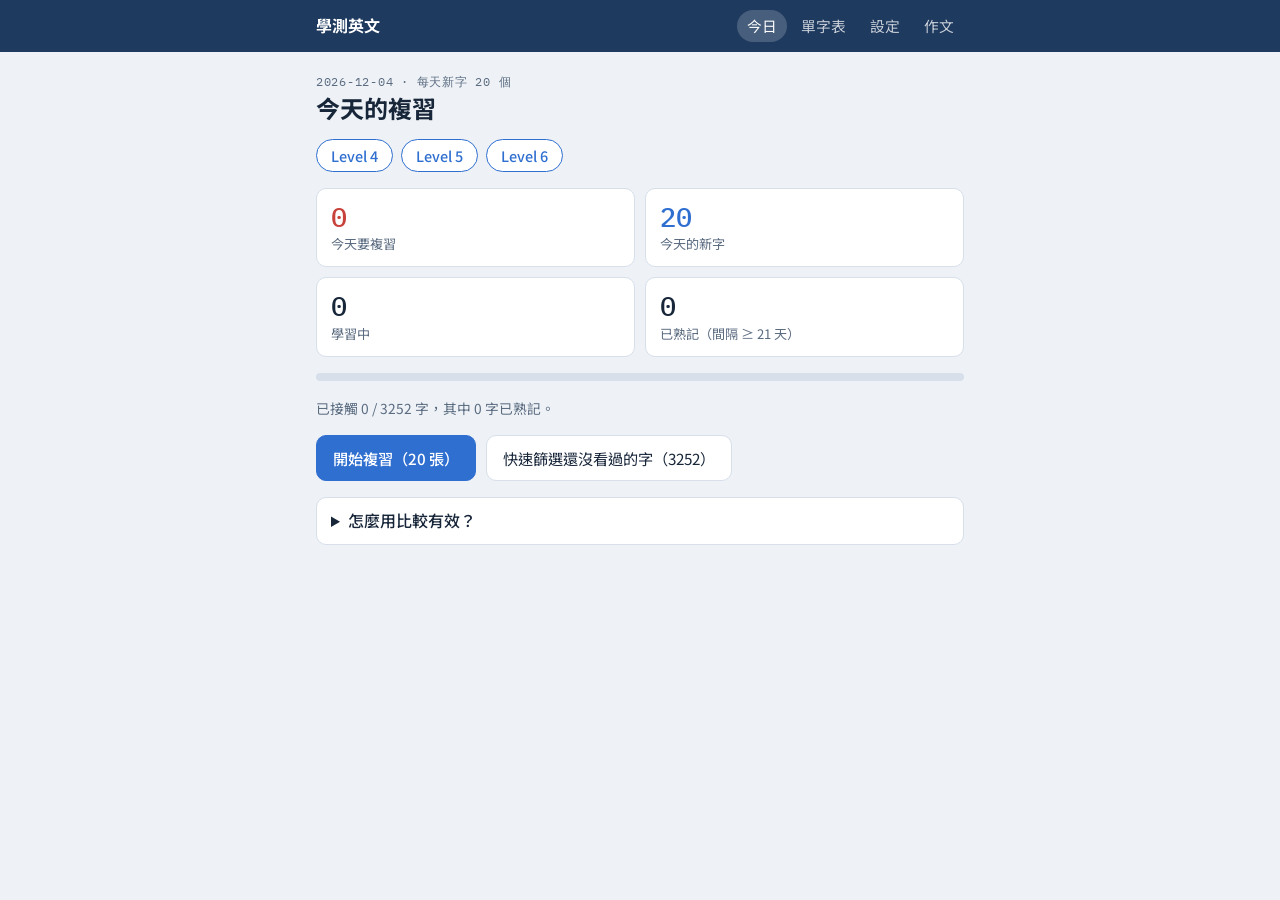
<file: vocab/index.html>
<!doctype html>
<html lang="zh-Hant">
<head>
<meta charset="utf-8">
<meta name="viewport" content="width=device-width, initial-scale=1, viewport-fit=cover">
<title>學測單字卡 L4–6</title>
<meta name="description" content="大考中心詞彙表 Level 4–6 間隔複習：例句、發音、篩選與每日排程。">
<meta name="theme-color" content="#1f3a5f">
<link rel="preconnect" href="https://fonts.googleapis.com">
<link rel="preconnect" href="https://fonts.gstatic.com" crossorigin>
<link rel="stylesheet" href="https://fonts.googleapis.com/css2?family=Newsreader:ital,opsz,wght@0,6..72,400;0,6..72,600;1,6..72,400&family=Noto+Sans+TC:wght@400;500;700&family=IBM+Plex+Mono:wght@500&display=swap">
<link rel="stylesheet" href="style.css?v=2">
</head>
<body>
<header class="bar">
  <div class="bar-in">
    <a class="brand" href="../" title="回學測英文首頁">學測英文</a>
    <nav class="nav" aria-label="主選單">
      <a href="#home" data-nav="home">今日</a>
      <a href="#list" data-nav="list">單字表</a>
      <a href="#settings" data-nav="settings">設定</a>
      <a href="../essay/">作文</a>
    </nav>
  </div>
</header>

<main class="wrap">

  <!-- HOME -->
  <section id="v-home" class="view" hidden>
    <div class="hello">
      <p class="eyebrow" id="today-label"></p>
      <h1>今天的複習</h1>
    </div>

    <div class="levels" role="group" aria-label="選擇級別">
      <button class="lv" data-lv="4" aria-pressed="true">Level 4</button>
      <button class="lv" data-lv="5" aria-pressed="true">Level 5</button>
      <button class="lv" data-lv="6" aria-pressed="true">Level 6</button>
    </div>

    <div class="stats">
      <div class="stat due"><b id="s-due">0</b><span>今天要複習</span></div>
      <div class="stat new"><b id="s-new">0</b><span>今天的新字</span></div>
      <div class="stat"><b id="s-learn">0</b><span>學習中</span></div>
      <div class="stat"><b id="s-done">0</b><span>已熟記（間隔 ≥ 21 天）</span></div>
    </div>

    <div class="progress" aria-hidden="true"><i id="p-bar"></i></div>
    <p class="muted small" id="p-text"></p>

    <div class="actions">
      <a class="btn primary" href="#review" id="go-review">開始複習</a>
      <a class="btn" href="#triage" id="go-triage">快速篩選還沒看過的字</a>
    </div>

    <details class="how">
      <summary>怎麼用比較有效？</summary>
      <ol>
        <li><b>先快速篩選</b>：每個字只看 2 秒，選「認得／不確定／不認得」。認得的字排到三週後再確認，其他的進入複習。</li>
        <li><b>每天按「開始複習」</b>：系統只給你今天到期的字，加上固定數量的新字（可在設定調整）。</li>
        <li><b>誠實按鍵</b>：想不起來就按「忘了」，它會在這一輪稍後再出現，明天也會再考。</li>
        <li>進度存在這支手機的瀏覽器裡，換手機前記得到「設定」匯出備份。</li>
      </ol>
    </details>
  </section>

  <!-- REVIEW / TRIAGE (shared card) -->
  <section id="v-card" class="view" hidden>
    <div class="cardbar">
      <a href="#home" class="link">← 結束</a>
      <span class="mode" id="c-mode"></span>
      <span class="count" id="c-count"></span>
    </div>

    <article class="card" id="card" aria-live="polite">
      <div class="card-top">
        <span class="tag" id="c-lv"></span>
        <span class="tag ghost" id="c-state"></span>
      </div>
      <div class="word-row">
        <h2 class="word" id="c-word"></h2>
        <button class="say" id="say-word" aria-label="唸出單字" title="唸出單字">
          <svg viewBox="0 0 24 24" aria-hidden="true"><path d="M4 9v6h4l5 4V5L8 9H4z"/><path d="M16 8.5a4.5 4.5 0 0 1 0 7M18.5 6a8 8 0 0 1 0 12" fill="none" stroke="currentColor" stroke-width="1.8" stroke-linecap="round"/></svg>
        </button>
      </div>
      <p class="ipa" id="c-ipa"></p>

      <div class="back" id="c-back" hidden>
        <p class="def" id="c-def"></p>
        <div class="ex">
          <div class="ex-row">
            <p class="ex-en" id="c-ex"></p>
            <button class="say small" id="say-ex" aria-label="唸出例句" title="唸出例句">
              <svg viewBox="0 0 24 24" aria-hidden="true"><path d="M4 9v6h4l5 4V5L8 9H4z"/><path d="M16 8.5a4.5 4.5 0 0 1 0 7" fill="none" stroke="currentColor" stroke-width="1.8" stroke-linecap="round"/></svg>
            </button>
          </div>
          <p class="ex-zh" id="c-exz"></p>
        </div>
      </div>
    </article>

    <div class="controls">
      <button class="btn primary wide" id="reveal">顯示答案 <kbd>空白鍵</kbd></button>

      <div class="grades" id="grades" hidden>
        <button class="g again" data-g="0"><b>忘了</b><small id="n0"></small></button>
        <button class="g hard" data-g="1"><b>模糊</b><small id="n1"></small></button>
        <button class="g good" data-g="2"><b>記得</b><small id="n2"></small></button>
        <button class="g easy" data-g="3"><b>很熟</b><small id="n3"></small></button>
      </div>

      <div class="grades three" id="triage-btns" hidden>
        <button class="g again" data-t="0"><b>不認得</b><small>今天學</small></button>
        <button class="g hard" data-t="1"><b>不確定</b><small>今天學</small></button>
        <button class="g easy" data-t="2"><b>認得</b><small>3 週後確認</small></button>
      </div>
      <p class="muted small center" id="hint"></p>
    </div>
  </section>

  <!-- DONE -->
  <section id="v-done" class="view" hidden>
    <div class="done">
      <h1 id="d-title">今天的份量完成了</h1>
      <p class="muted" id="d-text"></p>
      <div class="actions">
        <a class="btn primary" href="#home">回到今日</a>
        <button class="btn" id="more-new">再學 10 個新字</button>
      </div>
    </div>
  </section>

  <!-- LIST -->
  <section id="v-list" class="view" hidden>
    <h1>單字表</h1>
    <div class="filters">
      <input type="search" id="q" placeholder="搜尋英文或中文" autocomplete="off">
      <select id="f-lv" aria-label="級別">
        <option value="">全部級別</option><option value="4">Level 4</option><option value="5">Level 5</option><option value="6">Level 6</option>
      </select>
      <select id="f-st" aria-label="狀態">
        <option value="">全部狀態</option><option value="new">還沒學</option><option value="learn">學習中</option><option value="due">今天到期</option><option value="done">已熟記</option>
      </select>
    </div>
    <p class="muted small" id="l-count"></p>
    <ul class="list" id="list"></ul>
    <button class="btn wide" id="l-more" hidden>顯示更多</button>
  </section>

  <!-- SETTINGS -->
  <section id="v-settings" class="view" hidden>
    <h1>設定</h1>
    <div class="form">
      <label for="set-new">每天新字數量</label>
      <div class="row"><input type="range" id="set-new" min="5" max="60" step="5"><output id="set-new-o"></output></div>

      <label for="set-voice">發音</label>
      <select id="set-voice"></select>

      <label for="set-rate">語速</label>
      <div class="row"><input type="range" id="set-rate" min="0.6" max="1.2" step="0.1"><output id="set-rate-o"></output></div>

      <label class="check"><input type="checkbox" id="set-auto"> 顯示單字時自動唸一次</label>
      <label class="check"><input type="checkbox" id="set-exauto"> 翻開答案時自動唸例句</label>
      <button class="btn" id="test-voice">試聽發音</button>
    </div>

    <h2>備份進度</h2>
    <p class="muted small">進度只存在這個瀏覽器。換手機或清除瀏覽資料前，先匯出備份檔，到新裝置再匯入。</p>
    <div class="actions">
      <button class="btn" id="export">匯出備份檔</button>
      <label class="btn" for="import">匯入備份檔</label>
      <input type="file" id="import" accept="application/json,.json" hidden>
    </div>
    <p class="small" id="io-msg" role="status"></p>

    <h2>重設</h2>
    <div class="actions">
      <button class="btn danger" id="reset">清除所有進度</button>
    </div>
    <div class="confirm" id="reset-confirm" hidden>
      <p>確定要清除全部 <b id="reset-n"></b> 個字的進度嗎？這個動作無法復原。</p>
      <div class="actions"><button class="btn danger" id="reset-yes">確定清除</button><button class="btn" id="reset-no">取消</button></div>
    </div>

    <p class="muted small foot">單字資料：大考中心詞彙表 Level 4–6，共 <span id="total-n"></span> 字；例句為另外撰寫的練習句。發音使用裝置內建的語音合成。</p>
  </section>

  <p class="loading" id="loading">載入單字中…</p>
</main>

<div class="toast" id="toast" role="status" hidden></div>
<script src="app.js?v=4"></script>
</body>
</html>
</file>
<file: vocab/style.css>
/* 單字卡：像一張索引卡——白卡、藍色橫線、紅色頂線；四個評分鍵用語意色 */
:root{
  --paper:#eef2f6; --card:#ffffff; --ink:#18263a; --muted:#5a6b80; --line:#d6dfea;
  --rule:#c9d8ee; --red:#d0453b; --accent:#1f3a5f; --accent-2:#2f6fd0; --on-accent:#ffffff;
  --again:#c8413a; --hard:#c98a14; --good:#2a8a5a; --easy:#2f6fd0;
  --again-bg:#fbe9e7; --hard-bg:#fbf1dc; --good-bg:#e3f3ea; --easy-bg:#e5eefb;
  --f-en:"Newsreader", Georgia, "Times New Roman", serif;
  --f-ui:"Noto Sans TC", "PingFang TC", "Microsoft JhengHei", system-ui, sans-serif;
  --f-num:"IBM Plex Mono", ui-monospace, Consolas, monospace;
  color-scheme:light;
}
@media (prefers-color-scheme: dark){:root:not([data-theme="light"]){
  --paper:#0f151d; --card:#18212d; --ink:#e6ecf4; --muted:#9aa9bc; --line:#2a3646;
  --rule:#243247; --red:#ef6b60; --accent:#9cc0ff; --accent-2:#7aa8ff;
  --again:#ff7b72; --hard:#e6b14a; --good:#5fcf95; --easy:#7aa8ff;
  --again-bg:#3a1f1e; --hard-bg:#3a2f17; --good-bg:#17332a; --easy-bg:#1b2a44; --on-accent:#0f151d; color-scheme:dark}}
:root[data-theme="dark"]{
  --paper:#0f151d; --card:#18212d; --ink:#e6ecf4; --muted:#9aa9bc; --line:#2a3646;
  --rule:#243247; --red:#ef6b60; --accent:#9cc0ff; --accent-2:#7aa8ff;
  --again:#ff7b72; --hard:#e6b14a; --good:#5fcf95; --easy:#7aa8ff;
  --again-bg:#3a1f1e; --hard-bg:#3a2f17; --good-bg:#17332a; --easy-bg:#1b2a44; --on-accent:#0f151d; color-scheme:dark}

*{box-sizing:border-box}
html,body{margin:0}
[hidden]{display:none!important}
body{background:var(--paper);color:var(--ink);font-family:var(--f-ui);font-size:16px;line-height:1.6;
  padding-bottom:env(safe-area-inset-bottom,0px)}
h1,h2{line-height:1.3;text-wrap:balance;margin:0}
h1{font-size:1.5rem}
h2{font-size:1.1rem;margin-top:28px}
p{margin:0}
a{color:var(--accent-2)}
.muted{color:var(--muted)}
.small{font-size:.86rem}
.center{text-align:center}
.eyebrow{font-family:var(--f-num);font-size:.78rem;letter-spacing:.06em;color:var(--muted)}

.bar{position:sticky;top:0;z-index:5;background:var(--accent);color:#fff;padding-top:env(safe-area-inset-top,0px)}
:root[data-theme="dark"] .bar{background:#16243a}
@media (prefers-color-scheme: dark){:root:not([data-theme="light"]) .bar{background:#16243a}}
.bar-in{max-width:680px;margin:0 auto;display:flex;align-items:center;justify-content:space-between;gap:12px;
  padding:10px max(16px,env(safe-area-inset-right,0px)) 10px max(16px,env(safe-area-inset-left,0px))}
.brand{color:#fff;text-decoration:none;font-weight:700;white-space:nowrap}
.brand span{font-family:var(--f-num);font-size:.8rem;opacity:.8;margin-left:4px}
.nav{display:flex;gap:4px}
.nav a{color:#fff;opacity:.75;text-decoration:none;padding:4px 10px;border-radius:999px;font-size:.92rem}
.nav a[aria-current="page"]{opacity:1;background:rgba(255,255,255,.18)}

.wrap{max-width:680px;margin:0 auto;padding-block:20px 40px;
  padding-left:max(16px,env(safe-area-inset-left,0px));padding-right:max(16px,env(safe-area-inset-right,0px))}
.view{display:flex;flex-direction:column;gap:16px}
.loading{text-align:center;color:var(--muted);padding:40px 0}

.levels{display:flex;gap:8px;flex-wrap:wrap}
.lv{font:inherit;font-size:.9rem;border:1.5px solid var(--line);background:var(--card);color:var(--muted);border-radius:999px;padding:4px 14px;cursor:pointer}
.lv[aria-pressed="true"]{border-color:var(--accent-2);color:var(--accent-2);font-weight:500}

.stats{display:grid;grid-template-columns:repeat(2,minmax(0,1fr));gap:10px}
.stat{background:var(--card);border:1px solid var(--line);border-radius:10px;padding:12px 14px;display:flex;flex-direction:column}
.stat b{font-family:var(--f-num);font-size:1.7rem;font-weight:500;font-variant-numeric:tabular-nums;line-height:1.2}
.stat span{font-size:.82rem;color:var(--muted)}
.stat.due b{color:var(--again)}
.stat.new b{color:var(--easy)}
.progress{height:8px;background:var(--line);border-radius:999px;overflow:hidden}
.progress i{display:block;height:100%;width:0;background:var(--good);border-radius:999px;transition:width .3s}

.actions{display:flex;gap:10px;flex-wrap:wrap}
.btn{font:inherit;font-size:.95rem;display:inline-flex;align-items:center;justify-content:center;gap:8px;text-decoration:none;
  border:1.5px solid var(--line);background:var(--card);color:var(--ink);border-radius:10px;padding:10px 16px;cursor:pointer;min-height:44px}
.btn.primary{background:var(--accent-2);border-color:var(--accent-2);color:var(--on-accent);font-weight:500}
.btn.danger{color:var(--again);border-color:var(--again)}
.btn.wide{width:100%}
.btn kbd{font-family:var(--f-num);font-size:.7rem;opacity:.75;border:1px solid currentColor;border-radius:4px;padding:0 4px}
@media (hover:none){.btn kbd{display:none}}
.btn:focus-visible,.g:focus-visible,.lv:focus-visible,.say:focus-visible{outline:3px solid var(--accent-2);outline-offset:2px}
.how{background:var(--card);border:1px solid var(--line);border-radius:10px;padding:10px 14px}
.how summary{cursor:pointer;font-weight:500}
.how ol{margin:8px 0 0;padding-left:1.2em;display:grid;gap:6px;font-size:.92rem}

/* card */
.cardbar{display:flex;justify-content:space-between;align-items:center;gap:10px;font-size:.9rem}
.cardbar .link{text-decoration:none}
.cardbar .mode{color:var(--muted)}
.cardbar .count{font-family:var(--f-num);font-variant-numeric:tabular-nums}
.card{background:var(--card);border-radius:6px;border:1px solid var(--line);min-height:300px;
  padding:18px 20px 22px;display:flex;flex-direction:column;gap:10px;position:relative;
  border-top:4px solid var(--red)}
.card-top{display:flex;gap:6px}
.tag{font-family:var(--f-num);font-size:.72rem;letter-spacing:.04em;background:var(--accent-2);color:var(--on-accent);border-radius:4px;padding:1px 7px}
.tag.ghost{background:transparent;color:var(--muted);border:1px solid var(--line)}
.word-row{display:flex;align-items:center;gap:10px;margin-top:6px}
.word{font-family:var(--f-en);font-weight:600;font-size:clamp(2rem,9vw,2.8rem);line-height:1.15;overflow-wrap:anywhere;min-width:0}
.ipa{font-family:var(--f-en);font-size:1.15rem;color:var(--muted);padding-bottom:10px;border-bottom:1px solid var(--rule)}
.say{flex:0 0 auto;width:44px;height:44px;border-radius:50%;border:1.5px solid var(--accent-2);background:var(--card);color:var(--accent-2);cursor:pointer;display:grid;place-items:center}
.say svg{width:22px;height:22px;fill:currentColor}
.say.small{width:36px;height:36px}
.say.small svg{width:18px;height:18px}
.say:active{transform:scale(.94)}
.back{display:flex;flex-direction:column;gap:12px;padding-top:4px}
.def{font-size:1.08rem;font-weight:500}
.ex{display:flex;flex-direction:column;gap:4px}
.ex-row{display:flex;gap:10px;align-items:flex-start}
.ex-en{font-family:var(--f-en);font-size:1.18rem;line-height:1.5;min-width:0;flex:1}
.ex-en mark{background:transparent;color:var(--red);font-weight:600}
.ex-zh{color:var(--muted);font-size:.95rem}

.controls{display:flex;flex-direction:column;gap:10px;position:sticky;bottom:0;background:var(--paper);padding:10px 0 calc(10px + env(safe-area-inset-bottom,0px))}
.grades{display:grid;grid-template-columns:repeat(4,minmax(0,1fr));gap:8px}
.grades.three{grid-template-columns:repeat(3,minmax(0,1fr))}
.g{font:inherit;border-radius:10px;padding:10px 4px;cursor:pointer;border:1.5px solid;display:flex;flex-direction:column;align-items:center;gap:2px;min-height:58px}
.g b{font-size:1rem}
.g small{font-family:var(--f-num);font-size:.72rem;opacity:.85}
.g.again{color:var(--again);border-color:var(--again);background:var(--again-bg)}
.g.hard{color:var(--hard);border-color:var(--hard);background:var(--hard-bg)}
.g.good{color:var(--good);border-color:var(--good);background:var(--good-bg)}
.g.easy{color:var(--easy);border-color:var(--easy);background:var(--easy-bg)}

.done{background:var(--card);border:1px solid var(--line);border-radius:10px;padding:28px 20px;display:flex;flex-direction:column;gap:14px;text-align:center;align-items:center}

/* list */
.filters{display:grid;grid-template-columns:1fr auto auto;gap:8px}
@media (max-width:520px){.filters{grid-template-columns:1fr 1fr}.filters input{grid-column:1/-1}}
input[type=search],select{font:inherit;font-size:16px;border:1.5px solid var(--line);border-radius:10px;padding:8px 10px;background:var(--card);color:var(--ink);min-width:0}
.list{list-style:none;margin:0;padding:0;display:flex;flex-direction:column;border:1px solid var(--line);border-radius:10px;background:var(--card);overflow:hidden}
.list li{display:grid;grid-template-columns:minmax(0,1fr) auto;gap:2px 10px;padding:10px 14px;border-top:1px solid var(--line);align-items:center}
.list li:first-child{border-top:none}
.list .w{font-family:var(--f-en);font-size:1.1rem;font-weight:600;overflow-wrap:anywhere}
.list .w small{font-family:var(--f-ui);font-weight:400;color:var(--muted);font-size:.8rem;margin-left:6px}
.list .d{grid-column:1;font-size:.88rem;color:var(--muted);overflow-wrap:anywhere}
.list .r{grid-row:1/3;grid-column:2;display:flex;align-items:center;gap:8px}
.pill{font-size:.72rem;border-radius:999px;padding:1px 8px;border:1px solid var(--line);color:var(--muted);white-space:nowrap}
.pill.learn{color:var(--hard);border-color:var(--hard)}
.pill.due{color:var(--again);border-color:var(--again)}
.pill.done{color:var(--good);border-color:var(--good)}

/* settings */
.form{display:grid;gap:8px;background:var(--card);border:1px solid var(--line);border-radius:10px;padding:16px}
.form label{font-weight:500;font-size:.92rem}
.form .row{display:flex;gap:12px;align-items:center}
.form input[type=range]{flex:1}
.form output{font-family:var(--f-num);min-width:3ch;text-align:right}
.form .check{font-weight:400;display:flex;gap:8px;align-items:center}
.confirm{background:var(--again-bg);border:1px solid var(--again);border-radius:10px;padding:12px 14px;display:flex;flex-direction:column;gap:10px}
.foot{margin-top:24px}

.toast{position:fixed;left:50%;transform:translateX(-50%);bottom:calc(20px + env(safe-area-inset-bottom,0px));background:var(--ink);color:var(--paper);padding:8px 16px;border-radius:999px;font-size:.9rem;z-index:20;max-width:calc(100% - 32px)}

@media (prefers-reduced-motion:no-preference){.card.flip{animation:flip .18s ease-out}@keyframes flip{from{transform:translateY(6px)}to{transform:none}}}
</file>
